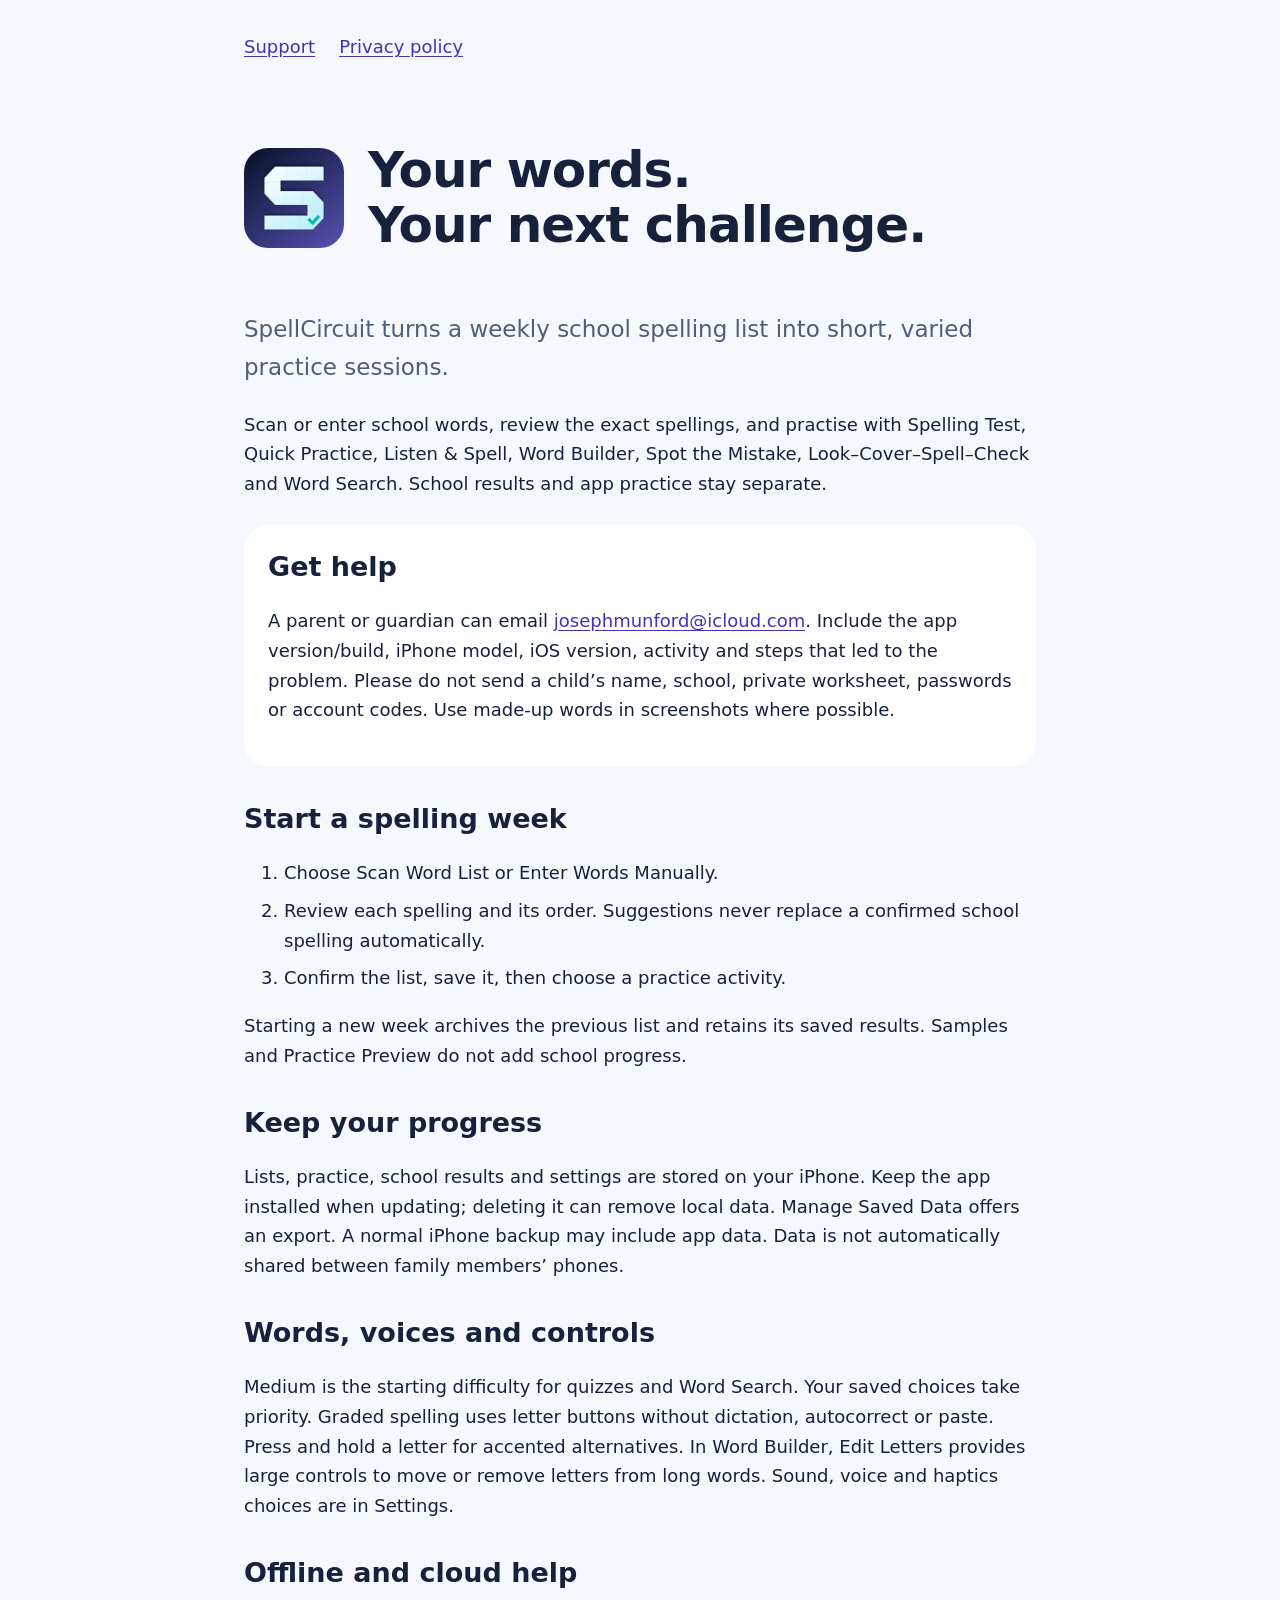
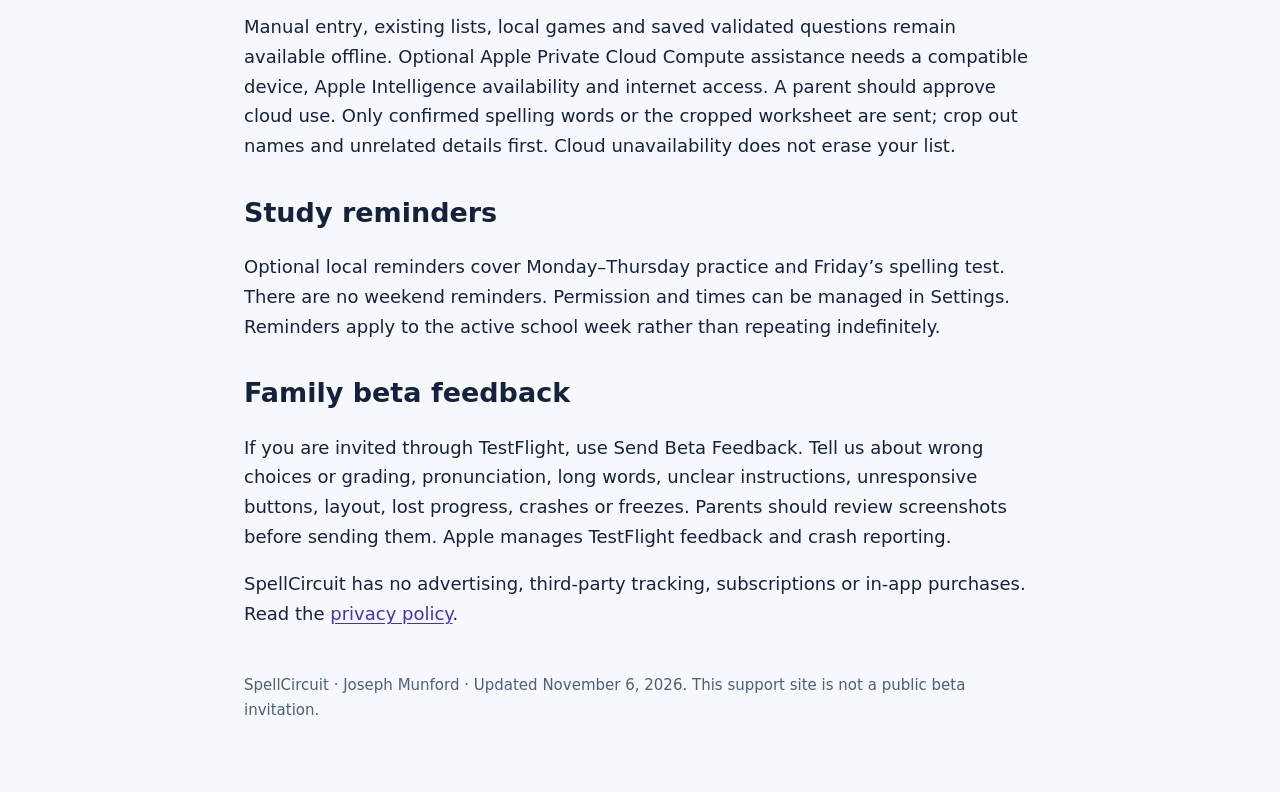
<file: index.html>
<!doctype html><html lang="en-CA"><head><meta charset="utf-8"><meta name="viewport" content="width=device-width,initial-scale=1"><meta name="description" content="SpellCircuit support — weekly spelling practice for families."><title>SpellCircuit — Support</title><link rel="stylesheet" href="style.css"></head><body><main><nav aria-label="Main"><a href="./">Support</a><a href="privacy.html">Privacy policy</a></nav><header><img src="icon.png" width="100" height="100" alt="SpellCircuit icon"><h1>Your words.<br>Your next challenge.</h1></header><p class="lede">SpellCircuit turns a weekly school spelling list into short, varied practice sessions.</p><p>Scan or enter school words, review the exact spellings, and practise with Spelling Test, Quick Practice, Listen &amp; Spell, Word Builder, Spot the Mistake, Look–Cover–Spell–Check and Word Search. School results and app practice stay separate.</p><section class="card"><h2>Get help</h2><p>A parent or guardian can email <a href="mailto:josephmunford@icloud.com?subject=SpellCircuit%20Support">josephmunford@icloud.com</a>. Include the app version/build, iPhone model, iOS version, activity and steps that led to the problem. Please do not send a child’s name, school, private worksheet, passwords or account codes. Use made-up words in screenshots where possible.</p></section><h2>Start a spelling week</h2><ol><li>Choose Scan Word List or Enter Words Manually.</li><li>Review each spelling and its order. Suggestions never replace a confirmed school spelling automatically.</li><li>Confirm the list, save it, then choose a practice activity.</li></ol><p>Starting a new week archives the previous list and retains its saved results. Samples and Practice Preview do not add school progress.</p><h2>Keep your progress</h2><p>Lists, practice, school results and settings are stored on your iPhone. Keep the app installed when updating; deleting it can remove local data. Manage Saved Data offers an export. A normal iPhone backup may include app data. Data is not automatically shared between family members’ phones.</p><h2>Words, voices and controls</h2><p>Medium is the starting difficulty for quizzes and Word Search. Your saved choices take priority. Graded spelling uses letter buttons without dictation, autocorrect or paste. Press and hold a letter for accented alternatives. In Word Builder, Edit Letters provides large controls to move or remove letters from long words. Sound, voice and haptics choices are in Settings.</p><h2>Offline and cloud help</h2><p>Manual entry, existing lists, local games and saved validated questions remain available offline. Optional Apple Private Cloud Compute assistance needs a compatible device, Apple Intelligence availability and internet access. A parent should approve cloud use. Only confirmed spelling words or the cropped worksheet are sent; crop out names and unrelated details first. Cloud unavailability does not erase your list.</p><h2>Study reminders</h2><p>Optional local reminders cover Monday–Thursday practice and Friday’s spelling test. There are no weekend reminders. Permission and times can be managed in Settings. Reminders apply to the active school week rather than repeating indefinitely.</p><h2>Family beta feedback</h2><p>If you are invited through TestFlight, use Send Beta Feedback. Tell us about wrong choices or grading, pronunciation, long words, unclear instructions, unresponsive buttons, layout, lost progress, crashes or freezes. Parents should review screenshots before sending them. Apple manages TestFlight feedback and crash reporting.</p><p>SpellCircuit has no advertising, third-party tracking, subscriptions or in-app purchases. Read the <a href="privacy.html">privacy policy</a>.</p><footer>SpellCircuit · Joseph Munford · Updated November 6, 2026. This support site is not a public beta invitation.</footer></main></body></html>
</file>
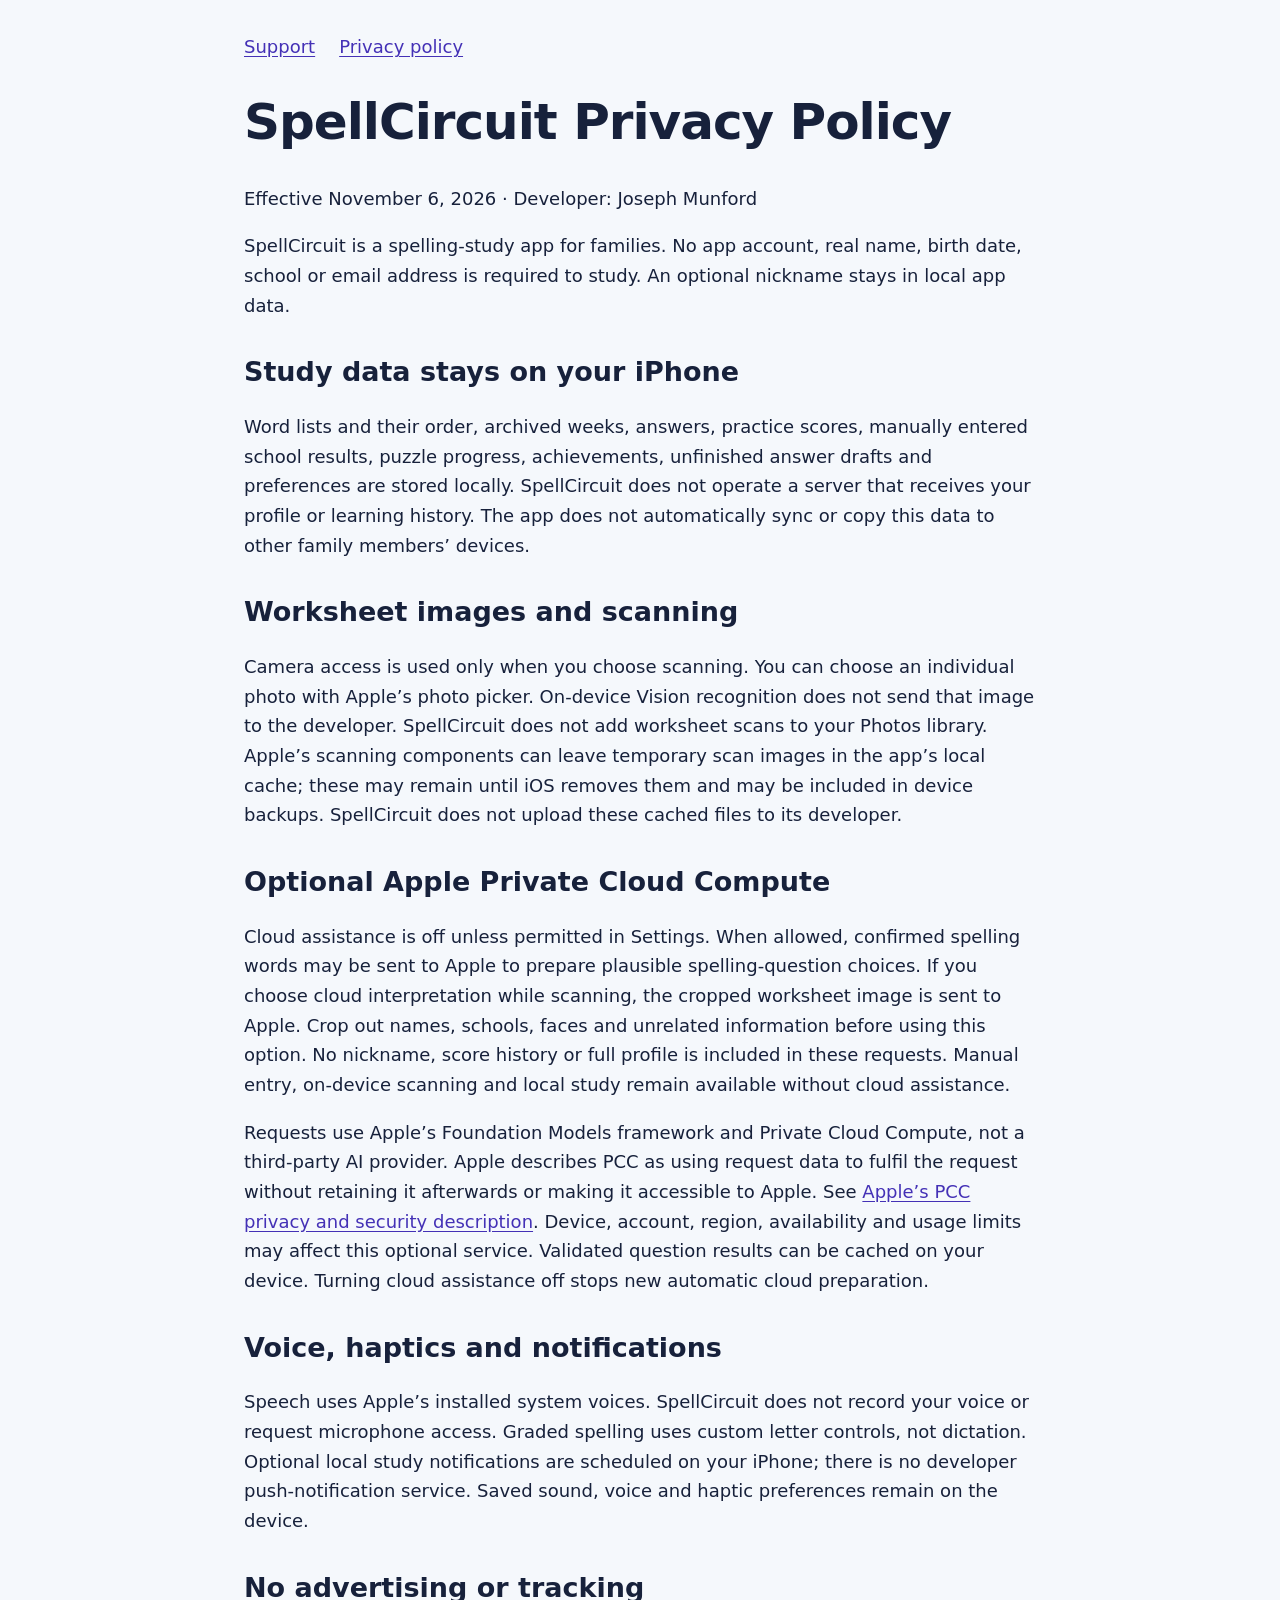
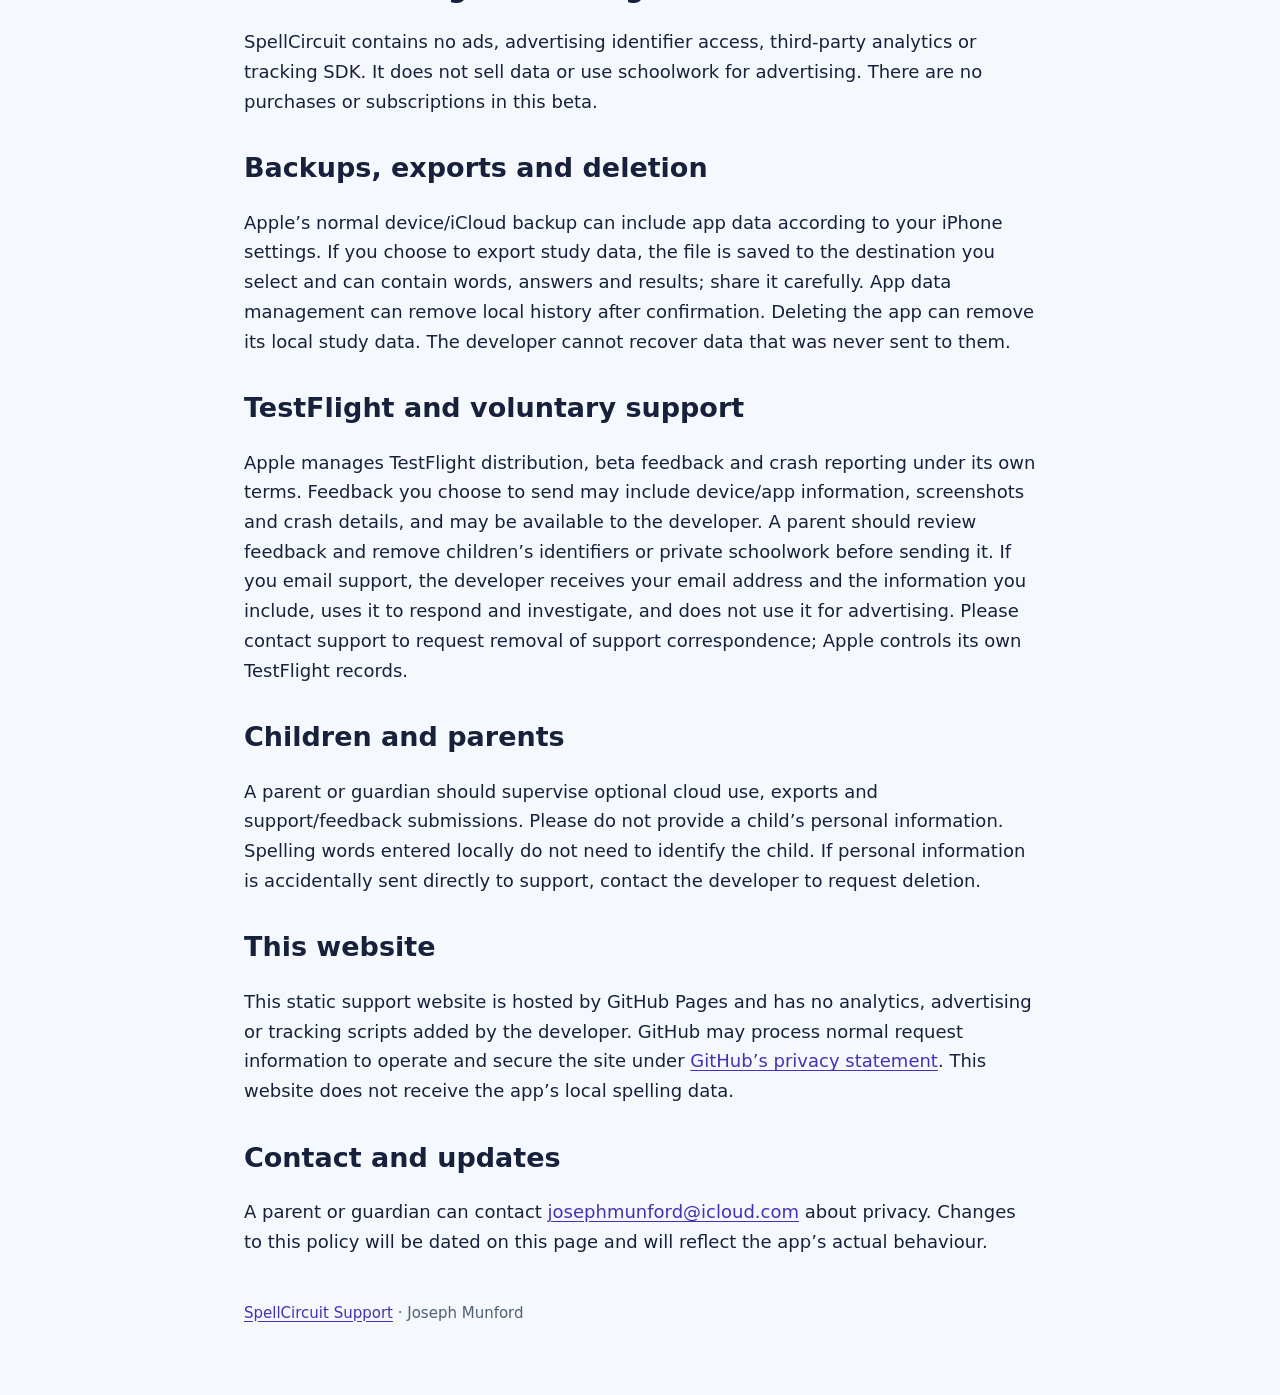
<file: privacy.html>
<!doctype html><html lang="en-CA"><head><meta charset="utf-8"><meta name="viewport" content="width=device-width,initial-scale=1"><meta name="description" content="SpellCircuit privacy policy — local study data and optional Apple cloud processing."><title>SpellCircuit — Privacy Policy</title><link rel="stylesheet" href="style.css"></head><body><main><nav aria-label="Main"><a href="./">Support</a><a href="privacy.html" aria-current="page">Privacy policy</a></nav><h1>SpellCircuit Privacy Policy</h1><p>Effective November 6, 2026 · Developer: Joseph Munford</p><p>SpellCircuit is a spelling-study app for families. No app account, real name, birth date, school or email address is required to study. An optional nickname stays in local app data.</p><h2>Study data stays on your iPhone</h2><p>Word lists and their order, archived weeks, answers, practice scores, manually entered school results, puzzle progress, achievements, unfinished answer drafts and preferences are stored locally. SpellCircuit does not operate a server that receives your profile or learning history. The app does not automatically sync or copy this data to other family members’ devices.</p><h2>Worksheet images and scanning</h2><p>Camera access is used only when you choose scanning. You can choose an individual photo with Apple’s photo picker. On-device Vision recognition does not send that image to the developer. SpellCircuit does not add worksheet scans to your Photos library. Apple’s scanning components can leave temporary scan images in the app’s local cache; these may remain until iOS removes them and may be included in device backups. SpellCircuit does not upload these cached files to its developer.</p><h2>Optional Apple Private Cloud Compute</h2><p>Cloud assistance is off unless permitted in Settings. When allowed, confirmed spelling words may be sent to Apple to prepare plausible spelling-question choices. If you choose cloud interpretation while scanning, the cropped worksheet image is sent to Apple. Crop out names, schools, faces and unrelated information before using this option. No nickname, score history or full profile is included in these requests. Manual entry, on-device scanning and local study remain available without cloud assistance.</p><p>Requests use Apple’s Foundation Models framework and Private Cloud Compute, not a third-party AI provider. Apple describes PCC as using request data to fulfil the request without retaining it afterwards or making it accessible to Apple. See <a href="https://security.apple.com/blog/private-cloud-compute/">Apple’s PCC privacy and security description</a>. Device, account, region, availability and usage limits may affect this optional service. Validated question results can be cached on your device. Turning cloud assistance off stops new automatic cloud preparation.</p><h2>Voice, haptics and notifications</h2><p>Speech uses Apple’s installed system voices. SpellCircuit does not record your voice or request microphone access. Graded spelling uses custom letter controls, not dictation. Optional local study notifications are scheduled on your iPhone; there is no developer push-notification service. Saved sound, voice and haptic preferences remain on the device.</p><h2>No advertising or tracking</h2><p>SpellCircuit contains no ads, advertising identifier access, third-party analytics or tracking SDK. It does not sell data or use schoolwork for advertising. There are no purchases or subscriptions in this beta.</p><h2>Backups, exports and deletion</h2><p>Apple’s normal device/iCloud backup can include app data according to your iPhone settings. If you choose to export study data, the file is saved to the destination you select and can contain words, answers and results; share it carefully. App data management can remove local history after confirmation. Deleting the app can remove its local study data. The developer cannot recover data that was never sent to them.</p><h2>TestFlight and voluntary support</h2><p>Apple manages TestFlight distribution, beta feedback and crash reporting under its own terms. Feedback you choose to send may include device/app information, screenshots and crash details, and may be available to the developer. A parent should review feedback and remove children’s identifiers or private schoolwork before sending it. If you email support, the developer receives your email address and the information you include, uses it to respond and investigate, and does not use it for advertising. Please contact support to request removal of support correspondence; Apple controls its own TestFlight records.</p><h2>Children and parents</h2><p>A parent or guardian should supervise optional cloud use, exports and support/feedback submissions. Please do not provide a child’s personal information. Spelling words entered locally do not need to identify the child. If personal information is accidentally sent directly to support, contact the developer to request deletion.</p><h2>This website</h2><p>This static support website is hosted by GitHub Pages and has no analytics, advertising or tracking scripts added by the developer. GitHub may process normal request information to operate and secure the site under <a href="https://docs.github.com/en/site-policy/privacy-policies/github-general-privacy-statement">GitHub’s privacy statement</a>. This website does not receive the app’s local spelling data.</p><h2>Contact and updates</h2><p>A parent or guardian can contact <a href="mailto:josephmunford@icloud.com?subject=SpellCircuit%20Privacy">josephmunford@icloud.com</a> about privacy. Changes to this policy will be dated on this page and will reflect the app’s actual behaviour.</p><footer><a href="./">SpellCircuit Support</a> · Joseph Munford</footer></main></body></html>
</file>
<file: style.css>
:root{color-scheme:light dark;--bg:#f5f8fc;--card:#fff;--ink:#17213b;--muted:#505e76;--accent:#4431b6}@media(prefers-color-scheme:dark){:root{--bg:#0c111f;--card:#17213b;--ink:#f8faff;--muted:#c1cbdd;--accent:#c5bcff}}*{box-sizing:border-box}body{margin:0;background:var(--bg);color:var(--ink);font:18px/1.65 system-ui,sans-serif}main{max-width:840px;margin:auto;padding:32px 24px 70px}nav{display:flex;gap:24px;flex-wrap:wrap}a{color:var(--accent);text-underline-offset:3px}a:focus-visible{outline:3px solid;outline-offset:4px}header{display:flex;align-items:center;gap:24px;margin:48px 0 24px}header img{border-radius:24px}h1{font-size:clamp(32px,7vw,50px);line-height:1.1;letter-spacing:-1px}h2{line-height:1.3;margin-top:34px}.card{background:var(--card);border-radius:24px;padding:24px;margin:26px 0}.card h2{margin-top:0}.lede{font-size:23px;color:var(--muted)}li{margin-bottom:8px}footer{margin-top:44px;color:var(--muted);font-size:15px}code{overflow-wrap:anywhere}
</file>
